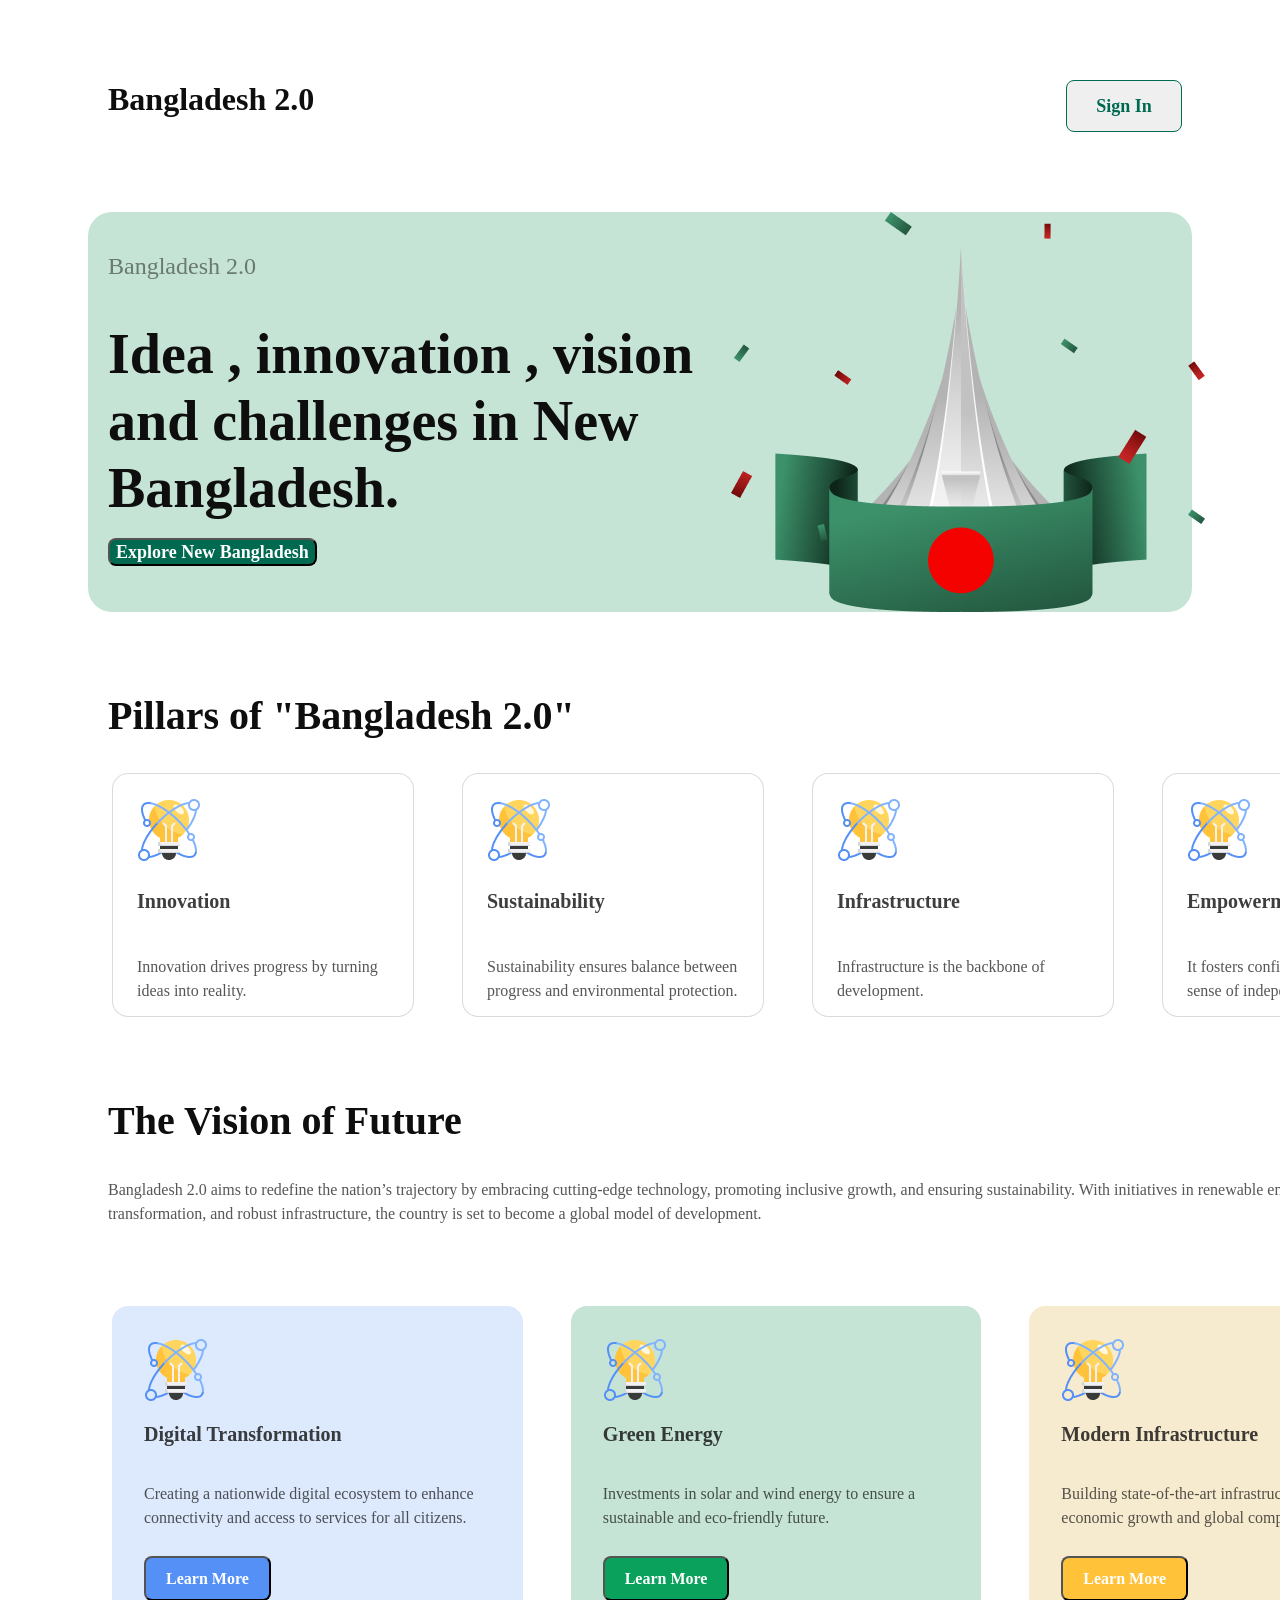
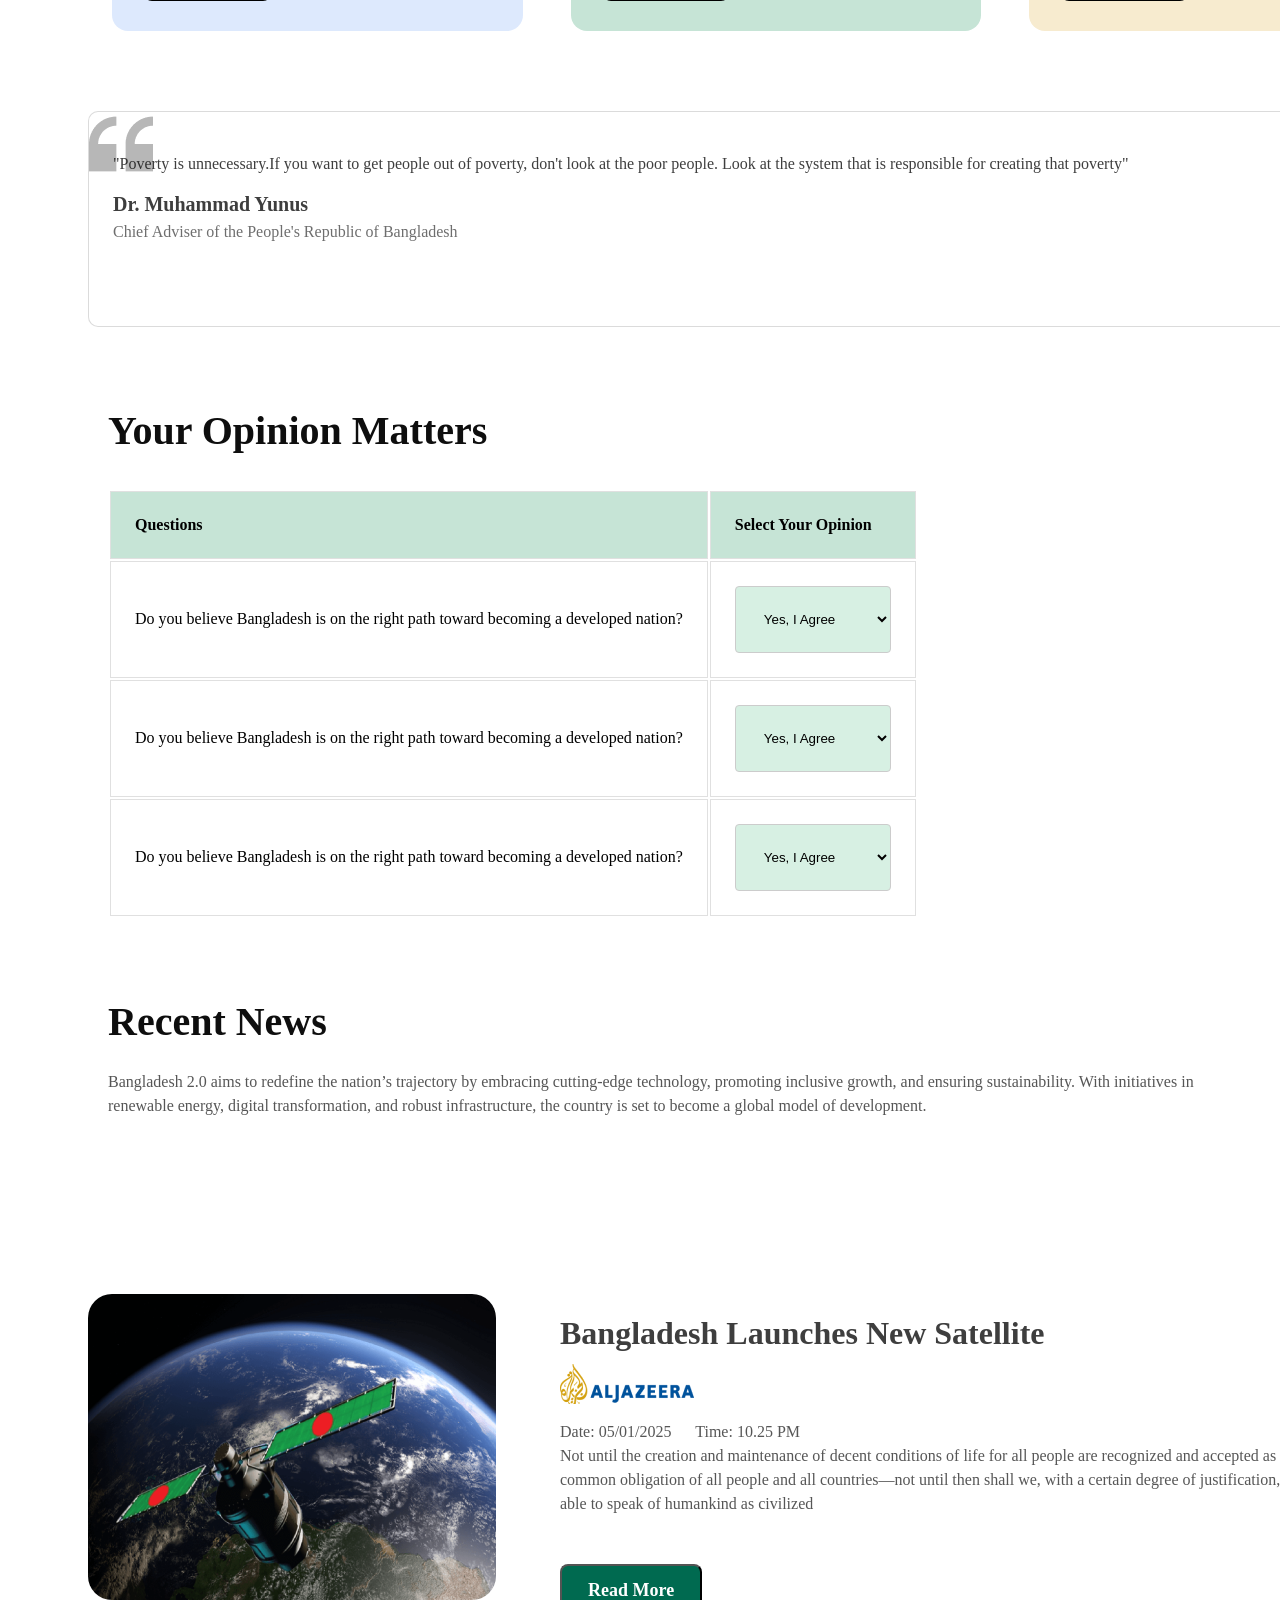
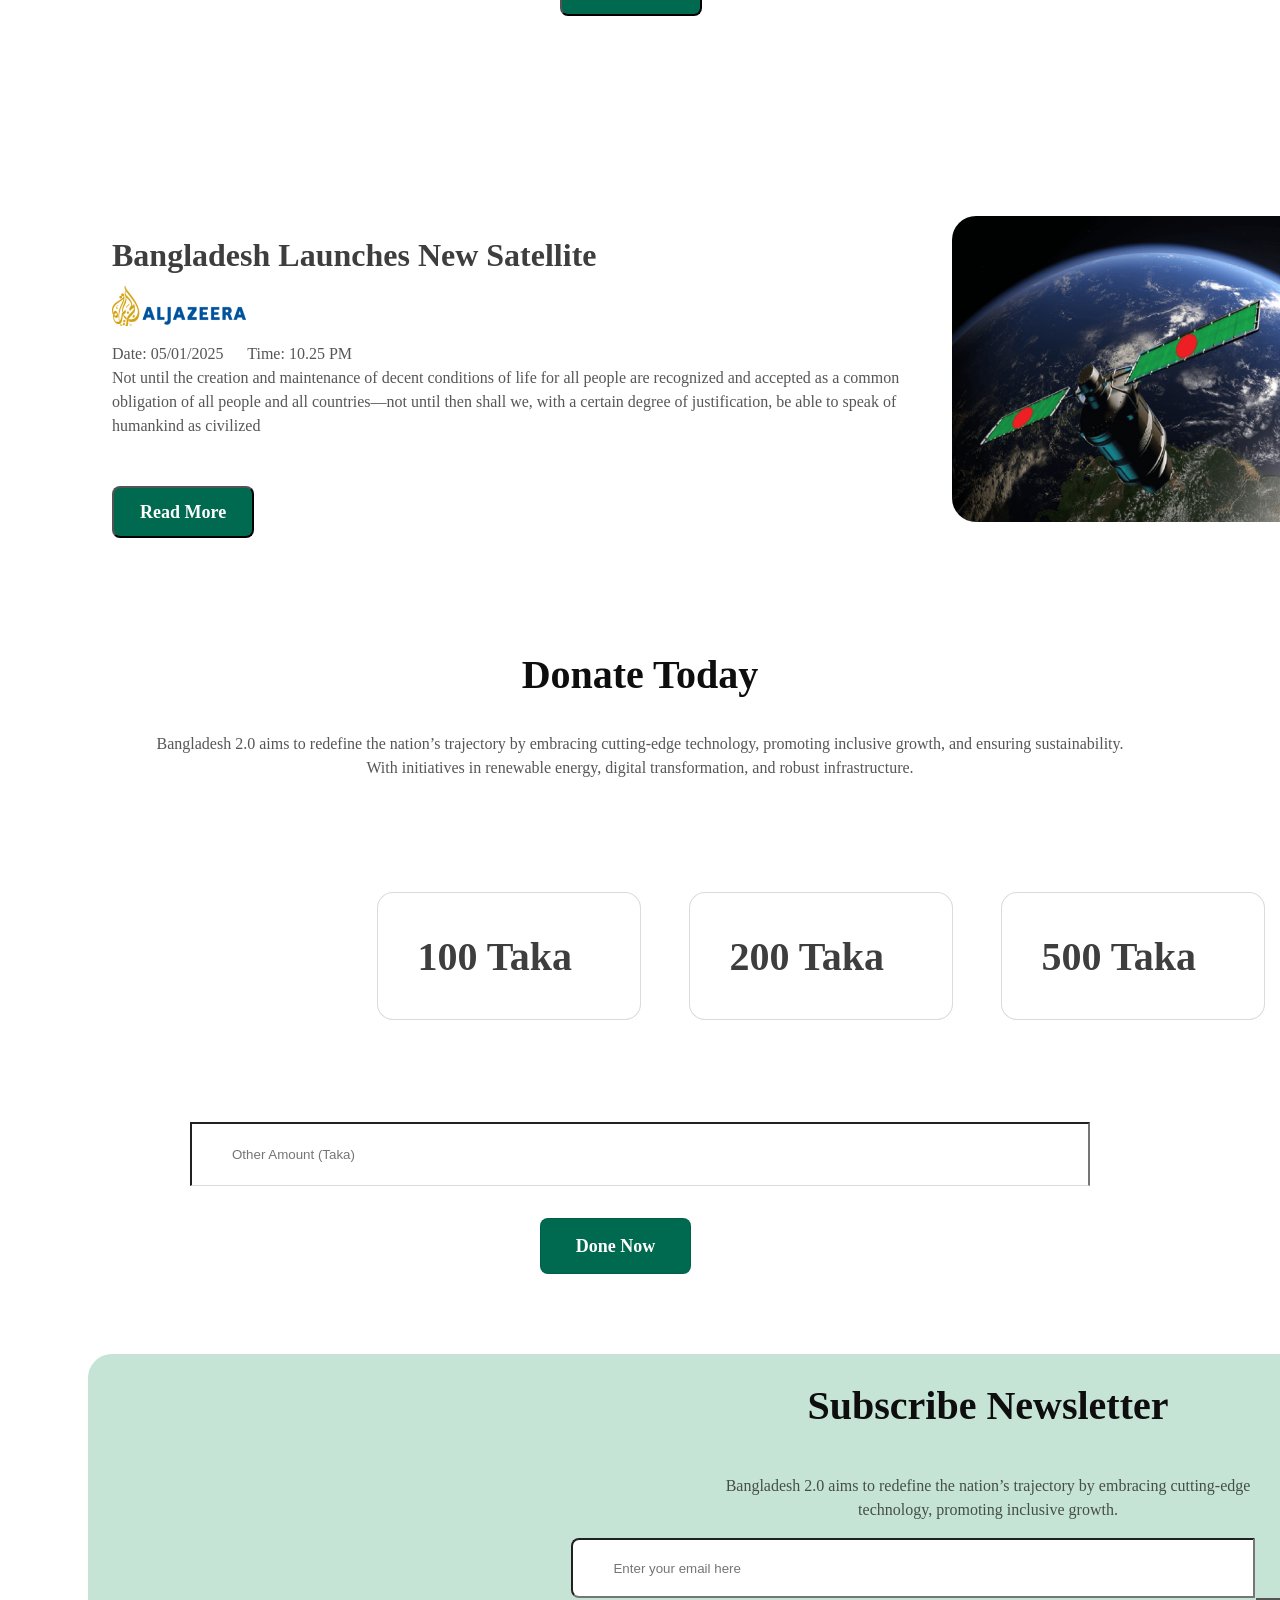
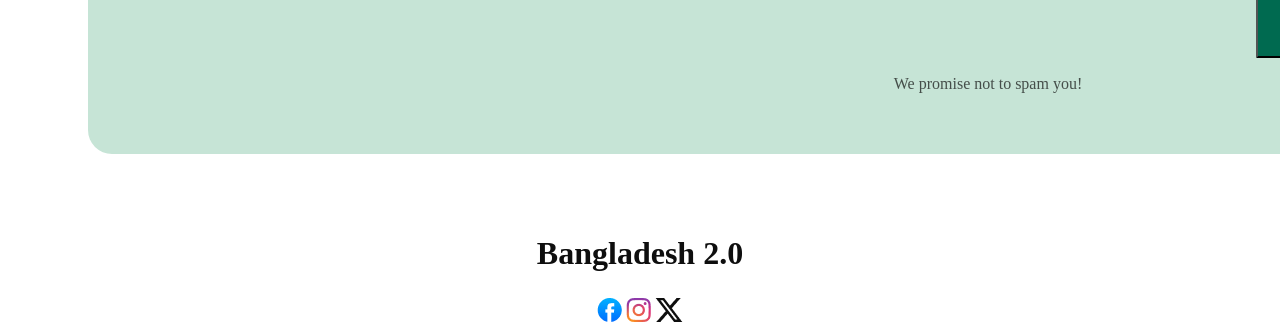
<file: a.html>
<!DOCTYPE html>
<html lang="en">
<head>
  <meta charset="UTF-8">
  <meta name="viewport" content="width=device-width, initial-scale=1.0">
  <title>Bangladesh2.0</title>


  <link rel="stylesheet" href="c.css">
</head>
<body>

<section class="m1">
  <div id="ctn">
    <span id="h-0">Bangladesh 2.0 </span>
    <button id="h-00">Sign In</button>
</div>


</section>


<section class="m1">
  <div id="h-1">
    <div id="h-2">
      <h5 id="h-5">Bangladesh 2.0</h5>
  
<p id="h-3">Idea , innovation ,
    vision and challenges in New Bangladesh.</p>

<button id="h-4">Explore New Bangladesh</button></div>
    

<img src="assets/hero.png" alt="">
</div>
  


</section>
<section class="m1">
  <div>
<h1 id="h1-1">Pillars of "Bangladesh 2.0"</h1>
</div>
<div class="co">
<div class="c">
  
  <img src="assets/card-icon.png" alt="">
 
 <h4 class="t">Innovation</h4>
<p class="t-1">Innovation drives progress by turning ideas into reality. </p>
</div>
<div class="c">
 
  <img src="assets/card-icon.png" alt="">
 
  <h4 class="t">Sustainability</h4>
  <p class="t-1">Sustainability ensures balance between progress and environmental protection. </p>
</div>
<div class="c">
  
  <img src="assets/card-icon.png" alt="">

  <h4 class="t">Infrastructure</h4>
  <p class="t-1">Infrastructure is the backbone of development.</p>
</div>
<div class="c">
  
  <img src="assets/card-icon.png" alt="">

  <h4 class="t">Empowerment</h4>
  <p class="t-1"> It fosters confidence, growth, and a sense of independence.</p>
</div>
</div>
</section>
<section class="m1">
<h1 id="h2">The Vision of Future</h1>
<p id="h2-1">Bangladesh 2.0 aims to redefine the nation’s trajectory by embracing cutting-edge technology, promoting inclusive growth, and ensuring sustainability. With initiatives in renewable energy, digital transformation, and robust infrastructure, the country is set to become a global model of development.</p>
</section>
<section class="m1">
  <div id="co">
<div id="c1">
  <img src="assets/card-icon.png" alt="">
 <h3 class="t">Digital Transformation</h3>
<p class="t-1">Creating a nationwide digital ecosystem to enhance connectivity and access to services for all citizens.</p>
<button id="b1">Learn More</button>
</div>
<div id="c2">
  <img src="assets/card-icon.png" alt="">
  <h3 class="t">Green Energy</h3>
<p class="t-1">Investments in solar and wind energy to ensure a sustainable and eco-friendly future.</p>
<button id="b2">Learn More</button>
</div>
<div id="c3">
  <img src="assets/card-icon.png" alt="">
  <h3 class="t">Modern Infrastructure</h3>
<p class="t-1">Building state-of-the-art infrastructure to support economic growth and global competitiveness.</p>
<button id="b3">Learn More</button>
</div>
</div>
</section>
<section id="fi">
<p id="t3">"Poverty is unnecessary.If you want to get people out of poverty, don't look at the poor people. Look at the system that is responsible for creating that poverty"</p>
<span id="h3">Dr. Muhammad Yunus</span>
<p id="t3-1">Chief Adviser of the People's Republic of Bangladesh</p>
</section>

<section class="m1">
<h1 id="h4">Your Opinion Matters</h1>

<div>
  <table class="ot">
    <thead>
        <tr>
            <th>Questions</th>
            <th>Select Your Opinion</th>
        </tr>
    </thead>
    <tbody>
        <tr>
            <td>Do you believe Bangladesh is on the right path toward becoming a developed nation?</td>
            <td>
                <select>
                    <option value="agree">Yes, I Agree</option>
                    <option value="neutral">Neutral</option>
                    <option value="disagree">No, I Disagree</option>
                </select>
            </td>
        </tr>
        <tr>
            <td>Do you believe Bangladesh is on the right path toward becoming a developed nation?</td>
            <td>
                <select>
                    <option value="agree">Yes, I Agree</option>
                    <option value="neutral">Neutral</option>
                    <option value="disagree">No, I Disagree</option>
                </select>
            </td>
        </tr>
        <tr>
            <td>Do you believe Bangladesh is on the right path toward becoming a developed nation?</td>
            <td>
                <select>
                    <option value="agree">Yes, I Agree</option>
                    <option value="neutral">Neutral</option>
                    <option value="disagree">No, I Disagree</option>
                </select>
            </td>
        </tr>
    </tbody>
</table>
</div>
</section>
<section class="m1">
  <div>
<h1 id="h5">Recent News</h1>
<p id="t4">Bangladesh 2.0 aims to redefine the nation’s trajectory by embracing cutting-edge technology, promoting inclusive growth, and ensuring sustainability. With initiatives in<br> renewable energy, digital transformation, and robust infrastructure, the country is set to become a global model of development.</p>
  </div>
</section>
<section>
  <div id="b4">
    <div id="b5">
      </div>
      <div class="t11">
  <h1 class="h5-1">Bangladesh Launches New Satellite</h1>
  <img src="assets/al-jazeera.png" alt="">
  <p class="t4-1"><span style="margin-right: 20px;">Date: 05/01/2025</span>
    <span>Time: 10.25 PM</span><br>
    Not until the creation and maintenance of decent conditions of life for all people are recognized and accepted as a common obligation of all people and all countries—not until then shall we,
    with a certain degree of justification, be able to speak of humankind as civilized</p>
<button class="bt1">Read More</button>
</div>
</div>
</div>
  </section>
<section>
  <div id="b4-2">
  <div class="t11">
    <h1 class="h5-1">Bangladesh Launches New Satellite</h1>
    <img src="assets/al-jazeera.png" alt="">
    <p class="t4-1"><span style="margin-right: 20px;">Date: 05/01/2025</span>
      <span>Time: 10.25 PM</span><br>
      Not until the creation and maintenance of decent conditions of life for all people are recognized and accepted as a common obligation of all people and all countries—not until then shall we,
      with a certain degree of justification, be able to speak of humankind as civilized</p>
  <button class="bt1">Read More</button>
  </div>
  <div id="b5-2">

  </div>
</div>
</section>

<section>
<h1 id="h5-1">Donate Today</h1>
<p id="t5">Bangladesh 2.0 aims to redefine the nation’s trajectory by embracing cutting-edge technology, promoting inclusive growth, and ensuring sustainability.<br> With initiatives in renewable energy, digital transformation, and robust infrastructure.</p>
<div id="fff3">
<div id="ff3">
<div class="f3">
  100 Taka
</div>
<div class="f3">200 Taka</div>
<div class="f3">500 Taka</div>
<div class="f3">1000 Taka</div>
</div>
</div>
<div id="k">
<form action="enter">
<input  id="ll"  type="number" placeholder="Other Amount (Taka)">
<button id="bt6">Done Now</button>
</form>
</div>
</section>


<section>

  <div id="l">

  <h1 id="l-1">Subscribe Newsletter</h1>
<p id="l-2">Bangladesh 2.0 aims to redefine the nation’s trajectory by embracing cutting-edge<br> technology, promoting inclusive growth.</p>

<div id="se">
    <form action="search" method="get">
        <input id="bt4"  type="email" name="" placeholder="Enter your email here" required>
        <button id="bt5" type="submit">Subscribe</button>
    </form>
    </div>
<p id="l-3">We promise not to spam you!<p>


</div>
</section>




<section>

  <h2 id="lah">Bangladesh 2.0</h2>
</section>

<section>
  <div id="la">

    <img src="assets/facebook.png" alt="">
<img src="assets/instagram.png" alt="">
<img src="assets/x.png" alt="">
  </div>
</section>

</body>
</html>
</file>
<file: c.css>
#ctn{

   display: flex;
   justify-content: space-between;
}

#h-0{
  padding-left: 20px;
  color: rgb(14, 14, 14);
  font-family: Fira Sans;
  font-size: 32px;
  font-weight: 700;
  line-height: 38px;
  letter-spacing: 0%;
  text-align: left;

}

#h-00{

/* Frame 2 */
position: static;
width: 116px;
height: 52px;
/* Auto layout */


gap: 48;
 

/* Inside Auto Layout */
flex: none;
order: 1;
flex-grow: 0;
margin: 0px 10px;



  box-sizing: border-box;
  border: 1px solid rgb(0, 106, 80);
  border-radius: 8px;

  color: rgb(0, 106, 80);
font-family: Fira Sans;
font-size: 18px;
font-weight: 600;
line-height: 22px;
letter-spacing: 0%;


}


#h-1{
  padding-left: 20px;

  display: flex;
  border-radius: 24px;

background: rgb(198, 228, 214);

}

#h-2{

}

#h-3{

/* Idea , innovation , vision and challenges in New Bangladesh. */
position: static;
width: 622px;
height: 201px;
/* Auto layout */
display: flex;
flex-direction: column;
justify-content: flex-start;
align-items: flex-start;
gap: 16;
padding: 0px;


/* Inside Auto Layout */
flex: none;
order: 1;
flex-grow: 0;
margin: 16px 0px;



  color: rgb(14, 14, 14);
  font-family: Fira Sans;
  font-size: 56px;
  font-weight: 700;
  line-height: 67px;
  letter-spacing: 0%;
  text-align: left;
}


#h-4{

  color: rgb(255, 255, 255);
  font-family: Fira Sans;
  font-size: 18px;
  font-weight: 600;
  line-height: 22px;
  letter-spacing: 0%;
  text-align: left;

  border-radius: 8px;

  background: rgb(0, 106, 80);



}

#h-5{

  color: rgba(14, 14, 14, 0.5);
  font-family: Fira Sans;
  font-size: 24px;
  font-weight: 500;
  line-height: 29px;
  letter-spacing: 0%;
  text-align: left;

}







#h1-1{

  padding-left: 20px;

  color: rgb(14, 14, 14);
  font-family: Fira Sans;
  font-size: 40px;
  font-weight: 700;
  line-height: 48px;
  letter-spacing: 0%;
  
}

.c{
/* Frame 2087325495 */
position: static;
width: 302px;
height: 244px;
/* Auto layout */
display: flex;
flex-direction: column;
justify-content: flex-start;
align-items: flex-start;
gap: 24;
padding: 24px;


/* Inside Auto Layout */
flex: none;
order: 0;
flex-grow: 0;
margin: 0px 24px;

box-sizing: border-box;
border: 1px solid rgba(14, 14, 14, 0.15);
border-radius: 16px;

background: rgb(255, 255, 255);

}

.co{

/* Frame 2087325500 */
position: static;
width: 1280px;
height: 244px;
/* Auto layout */
display: flex;
flex-direction: row;
justify-content: flex-start;
align-items: center;
gap: 24;
padding: 0px;


/* Inside Auto Layout */
flex: none;
order: 0;
align-self: stretch;
flex-grow: 0;
margin: 24px 0px;

}


.t{

  color: rgba(14, 14, 14, 0.8);
font-family: Fira Sans;
font-size: 20px;
font-weight: 700;
line-height: 24px;
letter-spacing: 0%;
text-align: left;
}

.t-1{

  color: rgba(14, 14, 14, 0.7);
  font-family: Fira Sans;
  font-size: 16px;
  font-weight: 400;
  line-height: 24px;
  letter-spacing: 0%;
  text-align: left;

}

#h2{
  padding-left: 20px;
  color: rgb(14, 14, 14);
  font-family: Fira Sans;
  font-size: 40px;
  font-weight: 700;
  line-height: 48px;
  letter-spacing: 0%;
  text-align: left;
}

#h2-1{
  
  /* Bangladesh 2.0 aims to redefine the nation’s trajectory by embracing cutting-edge technology, promoting inclusive growth, and ensuring sustainability. With initiatives in renewable energy, digital transformation, and robust infrastructure, the country is set to become a global model of development. */
position: static;
width: 1280px;
height: 48px;
/* Auto layout */
display: flex;
flex-direction: column;
justify-content: flex-start;
align-items: flex-start;
gap: 12;
padding-left: 20px;


/* Inside Auto Layout */
flex: none;
order: 0;
align-self: stretch;
flex-grow: 0;
margin: 12px 0px;



  color: rgba(14, 14, 14, 0.7);
font-family: Fira Sans;
font-size: 16px;
font-weight: 400;
line-height: 24px;
letter-spacing: 0%;
text-align: left;
}

#co{

  /* Frame 2087325500 */
position: static;
width: 1280px;
height: 325px;
/* Auto layout */
display: flex;
flex-direction: row;
justify-content: flex-start;
align-items: center;
gap: 24;
padding: 0px;
/* Inside Auto Layout */
flex: none;
order: 1;
align-self: stretch;
flex-grow: 0;
margin: 32px 0px;
}

#c1{
  /* Frame 2087325495 */
position: static;
width: 410.67px;
height: 325px;
/* Auto layout */
display: flex;
flex-direction: column;
justify-content: flex-start;
align-items: flex-start;
gap: 24;
padding: 32px;


/* Inside Auto Layout */
flex: none;
order: 0;
flex-grow: 1;
margin: 0px 24px;
 
  box-sizing: border-box;
  border-radius: 16px;
  
  background: rgba(84, 144, 245, 0.2);

}

#c2{
/* Frame 2087325495 */
position: static;
width: 410.67px;
height: 325px;
/* Auto layout */
display: flex;
flex-direction: column;
justify-content: flex-start;
align-items: flex-start;
gap: 24;
padding: 32px;


/* Inside Auto Layout */
flex: none;
order: 0;
flex-grow: 1;
margin: 0px 24px;



  box-sizing: border-box;
  border-radius: 16px;
  
  background: rgb(198, 228, 214);
}

#c3{

/* Frame 2087325495 */
position: static;
width: 410.67px;
height: 325px;
/* Auto layout */
display: flex;
flex-direction: column;
justify-content: flex-start;
align-items: flex-start;
gap: 24;
padding: 32px;


/* Inside Auto Layout */
flex: none;
order: 0;
flex-grow: 1;
margin: 0px 24px;


  box-sizing: border-box;
  border-radius: 16px;
  
  background: rgb(247, 235, 207);

}

#b1{


gap: 48;
padding: 11px 20px 11px 20px;


/* Inside Auto Layout */
flex: none;
order: 1;
flex-grow: 0;
margin: 10px 0px;


  border-radius: 8px;

  background: rgb(84, 144, 245);

  color: rgb(255, 255, 255);
  font-family: Fira Sans;
  font-size: 16px;
  font-weight: 600;
  line-height: 19px;
  letter-spacing: 0%;
  text-align: left;

}

#b2{

gap: 48;
padding: 11px 20px 11px 20px;


/* Inside Auto Layout */
flex: none;
order: 1;
flex-grow: 0;
margin: 10px 0px;




  border-radius: 8px;

  background: rgb(9, 161, 92);

  color: rgb(255, 255, 255);
  font-family: Fira Sans;
  font-size: 16px;
  font-weight: 600;
  line-height: 19px;
  letter-spacing: 0%;
  text-align: left;



}


#b3{

gap: 48;
padding: 11px 20px 11px 20px;


/* Inside Auto Layout */
flex: none;
order: 1;
flex-grow: 0;
margin: 10px 0px;




  border-radius: 8px;

background: rgb(255, 194, 57);

  color: rgb(255, 255, 255);
  font-family: Fira Sans;
  font-size: 16px;
  font-weight: 600;
  line-height: 19px;
  letter-spacing: 0%;
  text-align: left;
}


#fi{
  /* Frame 2087325495 */
position: static;
width: 1280px;
height: 216px;
/* Auto layout */
display: flex;
flex-direction: column;
justify-content: flex-start;
align-items: flex-start;
gap: 24;
padding: 24px 24px 24px 24px;


/* Inside Auto Layout */
flex: none;
order: 0;
flex-grow: 1;
margin: 80px 80px;
  
  box-sizing: border-box;
border: 1px solid rgba(14, 14, 14, 0.15);
border-radius: 10px;

background: rgb(255, 255, 255);

background-image: url(assets/quote-bg.png);
  background-repeat: no-repeat;
}

.ot{

  padding-left: 20px;

  border-radius: 16px;

  background: rgb(255, 255, 255);

}

.ot thead{




  box-sizing: border-box;
border: 1px solid rgba(14, 14, 14, 0.15);
background: rgb(198, 228, 214);
}

.ot th, .ot td{

  text-align: left;
  padding: 24px;
  border: 1px solid rgb(224, 224, 224);

}

.ot th {
  font-weight: bold;

}

.ot select {
  padding: 24px;
  border: 1px solid rgb(204, 204, 204);
  border-radius: 4px;
  background-color: rgb(215, 240, 227);
}



#t3{
 


  color: rgba(14, 14, 14, 0.8);
  font-family: Fira Sans;
  font-size: 16px;
  font-weight: 400;
  line-height: 24px;
  letter-spacing: 0%;
  text-align: left;

}
#h3{

  color: rgba(14, 14, 14, 0.8);
font-family: Fira Sans;
font-size: 20px;
font-weight: 600;
line-height: 24px;
letter-spacing: 0%;
text-align: left;
}
#t3-1{
  position: static;
  width: 1232px;
  height: 24px;
  /* Auto layout */
  display: flex;
  flex-direction: column;
  justify-content: flex-start;
  align-items: flex-start;
  gap: 4;
  padding: 0px;
  
  /* Inside Auto Layout */
  flex: none;
  order: 1;
  align-self: stretch;
  flex-grow: 0;
  margin: 4px 0px;


  color: rgba(14, 14, 14, 0.6);
  font-family: Fira Sans;
  font-size: 16px;
  font-weight: 400;
  line-height: 24px;
  letter-spacing: 0%;
  text-align: left;

}

#h4{

  padding-left: 20px;

  color: rgb(14, 14, 14);
  font-family: Fira Sans;
  font-size: 40px;
  font-weight: 700;
  line-height: 48px;
  letter-spacing: 0%;
  text-align: left;

}


#h5{

/* Recent News */
position: static;
width: 1280px;
height: 48px;
/* Auto layout */
display: flex;
flex-direction: column;
justify-content: flex-start;
align-items: flex-start;
gap: 24;
padding-left: 20px;


/* Inside Auto Layout */
flex: none;
order: 0;
align-self: stretch;
flex-grow: 0;
margin: 24px 0px;


  color: rgb(14, 14, 14);
  font-family: Fira Sans;
  font-size: 40px;
  font-weight: 700;
  line-height: 48px;
  letter-spacing: 0%;
  text-align: left;

}


#t4{
  width: 1280px;
  height: 48px;
  /* Auto layout */
  display: flex;
  flex-direction: column;
  justify-content: flex-start;
  align-items: flex-start;
  gap: 12;
  padding-left: 20px;
  
  /* Inside Auto Layout */
  flex: none;
  order: 0;
  align-self: stretch;
  flex-grow: 0;
  margin: 12px 0px;




  color: rgba(14, 14, 14, 0.7);
font-family: Fira Sans;
font-size: 16px;
font-weight: 400;
line-height: 24px;
letter-spacing: 0%;
text-align: left;
}


#b4{

  /* Frame 2087325509 */
position: static;
width: 1280px;
height: 402px;
/* Auto layout */
display: flex;
flex-direction: row;
justify-content: flex-start;
align-items: center;
gap: 32;
padding: 48px;


/* Inside Auto Layout */
flex: none;
order: 0;
align-self: stretch;
flex-grow: 0;
margin: 24px 0px;


  border-radius: 24px;

background: rgb(255, 255, 255);

}

.h5-1{
/* Bangladesh Launches New Satellite */
position: static;
width: 744px;
height: 38px;
/* Auto layout */
display: flex;
flex-direction: column;
justify-content: flex-start;
align-items: flex-start;
gap: 12;
padding: 0px;


/* Inside Auto Layout */
flex: none;
order: 0;
align-self: stretch;
flex-grow: 0;
margin: 12px 0px;


  color: rgba(14, 14, 14, 0.8);
  font-family: Fira Sans;
  font-size: 32px;
  font-weight: 700;
  line-height: 38px;
  letter-spacing: 0%;
  text-align: left;

}

#b5{
/* image 3 */
position: static;
width: 408px;
height: 306px;
/* Inside Auto Layout */
flex: none;
order: 0;
flex-grow: 0;
margin: 0px 32px;



  border-radius: 24px;
  background-image: url(assets/satelite.png);
 background-repeat: no-repeat;

}

.t11{

  /* Frame 2087325507 */
position: static;
width: 744px;
height: 290px;
/* Auto layout */
display: flex;
flex-direction: column;
justify-content: flex-start;
align-items: flex-start;
gap: 32;
padding: 0px;


/* Inside Auto Layout */
flex: none;
order: 1;
flex-grow: 1;
margin: 0px 32px;

}


.t4-1{

  color: rgba(14, 14, 14, 0.7);
font-family: Fira Sans;
font-size: 16px;
font-weight: 400;
line-height: 24px;
letter-spacing: 0%;
text-align: left;
}


.bt1{

gap: 48;
padding: 13px 26px 13px 26px;


/* Inside Auto Layout */
flex: none;
order: 1;
flex-grow: 0;
margin: 32px 0px;


color: rgb(255, 255, 255);
font-family: Fira Sans;
font-size: 18px;
font-weight: 600;
line-height: 22px;
letter-spacing: 0%;
text-align: left;


  border-radius: 8px;

  background: rgb(0, 106, 80);

}


#b4-2{


  /* Frame 2087325509 */
  position: static;
  width: 1280px;
  height: 402px;
  /* Auto layout */
  display: flex;
  flex-direction: row;
  justify-content: flex-start;
  align-items: center;
  gap: 32;
  padding: 48px;
  
  
  /* Inside Auto Layout */
  flex: none;
  order: 0;
  align-self: stretch;
  flex-grow: 0;
  margin: 0px 24px;
  
  
    border-radius: 24px;
  
  background: rgb(255, 255, 255);
  
}

#b5-2{
/* image 3 */
position: static;
width: 408px;
height: 306px;
/* Inside Auto Layout */
flex: none;
order: 1;
flex-grow: 0;
margin: 32px 0px;



  border-radius: 24px;
  background-image: url(assets/satelite.png);
 background-repeat: no-repeat;


}

#h5-1{
  color: rgb(14, 14, 14);
font-family: Fira Sans;
font-size: 40px;
font-weight: 700;
line-height: 48px;
letter-spacing: 0%;
text-align: center;
}


#t5{

  color: rgba(14, 14, 14, 0.7);
font-family: Fira Sans;
font-size: 16px;
font-weight: 400;
line-height: 24px;
letter-spacing: 0%;
text-align: center;
}

.f3{



  box-sizing: border-box;
  border: 1px solid rgba(14, 14, 14, 0.15);
  border-radius: 16px;
  
  background: rgb(255, 255, 255);


/* Frame 2087325513 */
position: static;
width: 264px;
height: 128px;
/* Auto layout */
display: flex;
flex-direction: column;
justify-content: flex-start;
align-items: flex-start;
gap: 24;
padding: 40px;


/* Inside Auto Layout */
flex: none;
order: 0;
flex-grow: 0;
margin: 0px 24px;




  color: rgba(14, 14, 14, 0.8);
font-family: Fira Sans;
font-size: 40px;
font-weight: 700;
line-height: 48px;
letter-spacing: 0%;
text-align: left;
}

.f3:hover{

  background-color: rgb(198, 228, 214);
  color: black;
  cursor: pointer;
}


#ff3{

  /* Frame 2087325514 */

width: 1071px;
height: 128px;
/* Auto layout */
display: flex;
flex-direction: row;
justify-content: flex-start;
align-items: center;
gap: 24;
padding: 0px;


/* Inside Auto Layout */
flex: none;
order: 1;
flex-grow: 0;
margin: 32px 32px;
}

#fff3{
/* Frame 2087325623 */
position: static;
width: 1600px;
height: 150px;
/* Auto layout */
display: flex;
flex-direction: column;
justify-content: flex-start;
align-items: center;
gap: 80;
padding: 0px;


/* Inside Auto Layout */
flex: none;
order: 1;
align-self: stretch;
flex-grow: 0;
margin: 80px 80px;
  
}






#l{

  /* Frame 2087325623 */
position: static;
width: 1600px;
height: 400px;
/* Auto layout */
display: flex;
flex-direction: column;
justify-content: flex-start;
align-items: center;
gap: 80;
padding-left: 100px;


/* Inside Auto Layout */
flex:auto;
order: 1;
align-self: stretch;
flex-grow: 0;
margin: 80px 80px;

border-radius: 24px;

background: rgb(198, 228, 214);
}

#l-1{

  color: rgb(14, 14, 14);
font-family: Fira Sans;
font-size: 40px;
font-weight: 700;
line-height: 38px;
letter-spacing: 0%;
text-align: center;
}

#l-2{

  color: rgba(14, 14, 14, 0.7);
font-family: Fira Sans;
font-size: 16px;
font-weight: 400;
line-height: 24px;
letter-spacing: 0%;
text-align: center;
}

#se{
  display: flex;
   align-items: center;

}

#bt4{
/* Frame 2087325514 */
position: static;
width: 600px;
height: 20px;
/* Auto layout */
display: flex;
flex-direction: row;
justify-content: flex-start;
align-items: flex-start;
gap: 24;
padding: 18px 40px 18px 40px;


/* Inside Auto Layout */
flex: none;
order: 0;
flex-grow: 0;
margin: 0px 0px;


  border-radius: 8px 0px 0px 8px;

background: rgb(255, 255, 255);

}

#bt5{


  

  color: rgb(255, 255, 255);
  font-family: Fira Sans;
  font-size: 18px;
  font-weight: 600;
  line-height: 22px;
  letter-spacing: 0%;
  
  

  padding: 17px 34px 17px 34px;
  margin-left: 685px;
  

  border-radius: 0px 8px 8px 0px;

background: rgb(0, 106, 80);

  
}

#l-3{

  
  color: rgba(14, 14, 14, 0.7);
  font-family: Fira Sans;
  font-size: 16px;
  font-weight: 400;
  line-height: 19px;
  letter-spacing: 0%;
  text-align: center;

}



#ll{

/* Frame 2087325514 */
position: static;
width: 900px;
height: 64px;
/* Auto layout */
display: flex;
flex-direction: column;
justify-content: flex-start;
align-items: center;
gap: 24;
padding: 20px 40px 20px 40px;


/* Inside Auto Layout */
flex: none;
order: 0;
flex-grow: 0;
margin: 32px 0px;



  box-sizing: border-box;
  border-bottom: 1px solid rgba(14, 14, 14, 0.15);
  background: rgb(255, 255, 255);
}

#bt6{


  color: rgb(255, 255, 255);
  font-family: Fira Sans;
  font-size: 18px;
  font-weight: 600;
  line-height: 22px;
  letter-spacing: 0%;
  text-align: left;

  

/* Frame 2 */
position: static;
width: 151px;
height: 56px;
/* Auto layout */
display: flex;
flex-direction: column;
justify-content: center;
align-items: center;
gap: 48;
padding: 17px 34px 17px 34px;


/* Inside Auto Layout */
flex: none;
order: 3;
flex-grow: 0;
margin-left: 350px;



  box-sizing: border-box;
  border: 1px solid rgba(14, 14, 14, 0.1);
  border-radius: 8px;
  
  background: rgb(0, 106, 80);

}

#k{
  
  display: flex;
  justify-content: center;
  align-items: center;

}


#lah{

  color: rgb(14, 14, 14);
  font-family: Fira Sans;
  font-size: 32px;
  font-weight: 700;
  line-height: 38px;
  letter-spacing: 0%;
  text-align: center;


}


#la{

  text-align: center;


}

.m1{
  margin: 80px 80px;
}
</file>
